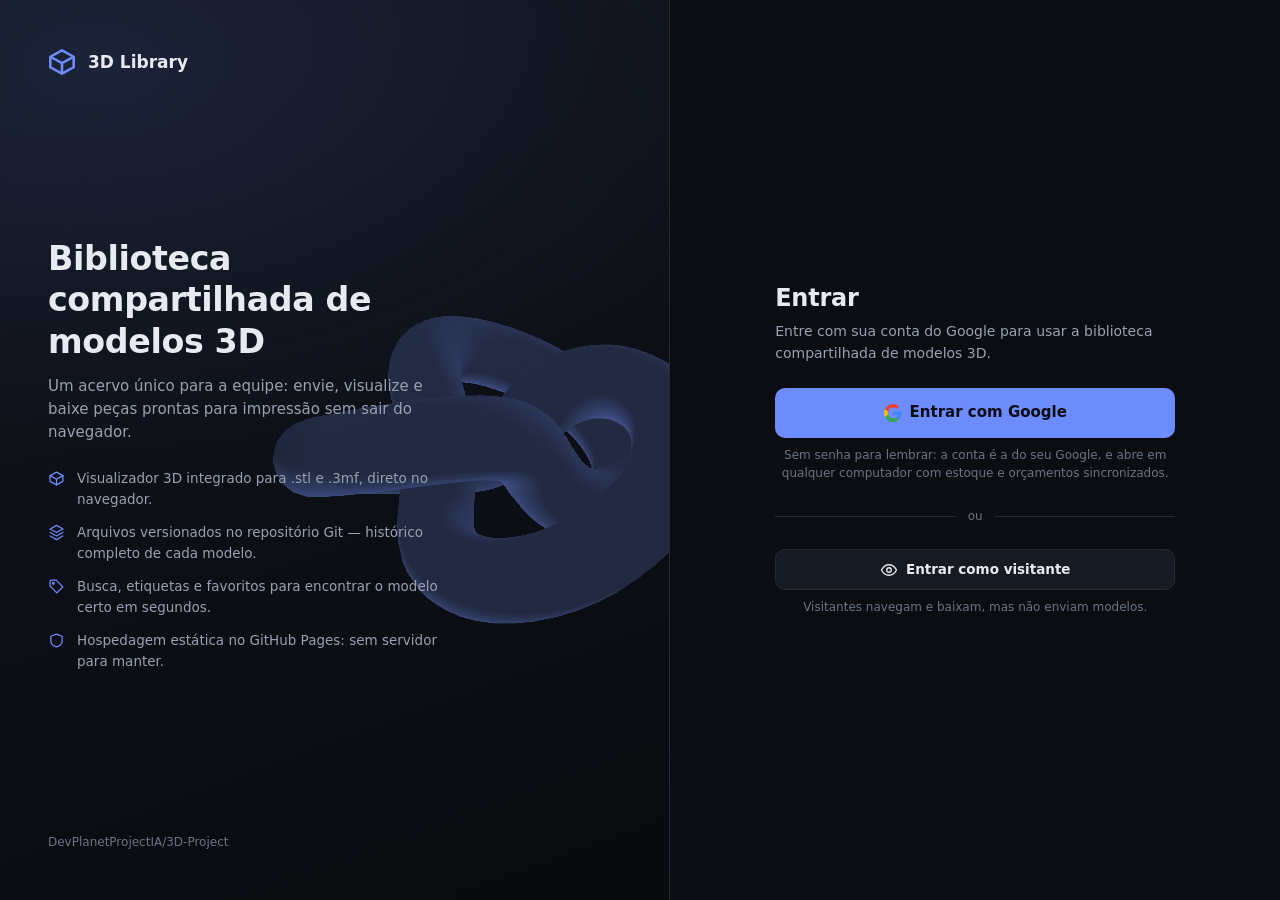
<file: index.html>
<!DOCTYPE html>
<html lang="pt-BR" data-theme="dark">
<head>
<meta charset="utf-8">
<meta name="viewport" content="width=device-width, initial-scale=1, viewport-fit=cover">
<title>3D Library — Biblioteca compartilhada de modelos</title>
<meta name="description" content="Biblioteca compartilhada de modelos 3D (.stl / .3mf) com visualizador integrado.">
<meta name="color-scheme" content="dark light">
<link rel="icon" href="data:image/svg+xml,%3Csvg xmlns='http://www.w3.org/2000/svg' viewBox='0 0 32 32'%3E%3Cpath d='M16 2 29 9.5v13L16 30 3 22.5v-13z' fill='none' stroke='%236d8cff' stroke-width='2.5' stroke-linejoin='round'/%3E%3Cpath d='M3 9.5 16 17l13-7.5M16 17v13' fill='none' stroke='%236d8cff' stroke-width='2.5' stroke-linejoin='round'/%3E%3C/svg%3E">
<link rel="stylesheet" href="./assets/css/styles.css">
<link rel="stylesheet" href="./assets/css/print.css">
</head>
<body>
<div id="boot" class="boot">
  <div class="boot__mark" aria-hidden="true">
    <svg viewBox="0 0 32 32"><path d="M16 2 29 9.5v13L16 30 3 22.5v-13z"/><path d="M3 9.5 16 17l13-7.5M16 17v13"/></svg>
  </div>
  <p class="boot__text">Carregando biblioteca…</p>
  <noscript><p class="boot__text">Este aplicativo requer JavaScript habilitado.</p></noscript>
</div>

<div id="app" hidden></div>

<div id="toasts" class="toasts" role="status" aria-live="polite"></div>
<div id="modal-root"></div>

<script type="module" src="./assets/js/app.js"></script>
<script nomodule>
  document.getElementById('boot').innerHTML =
    '<p class="boot__text">Seu navegador não suporta módulos JavaScript. Atualize para uma versão recente do Chrome, Firefox, Edge ou Safari.</p>';
</script>
</body>
</html>
</file>
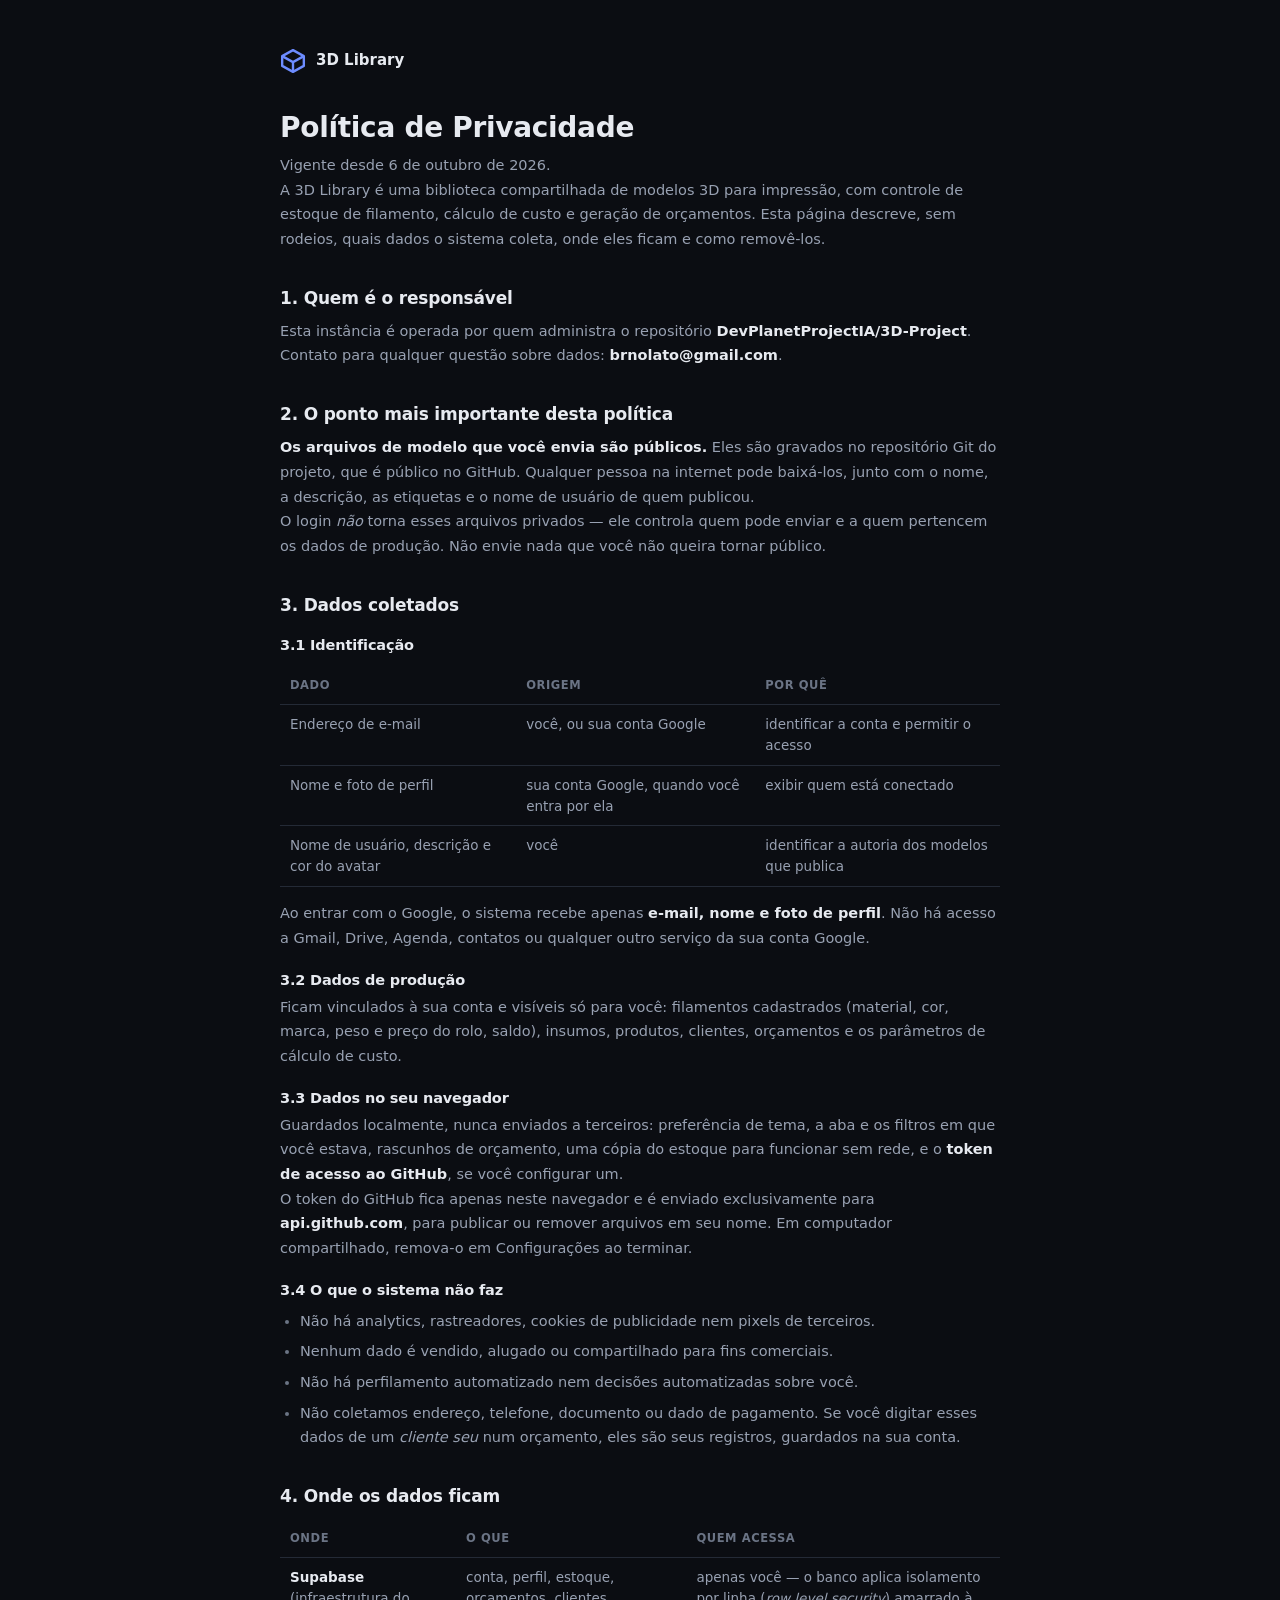
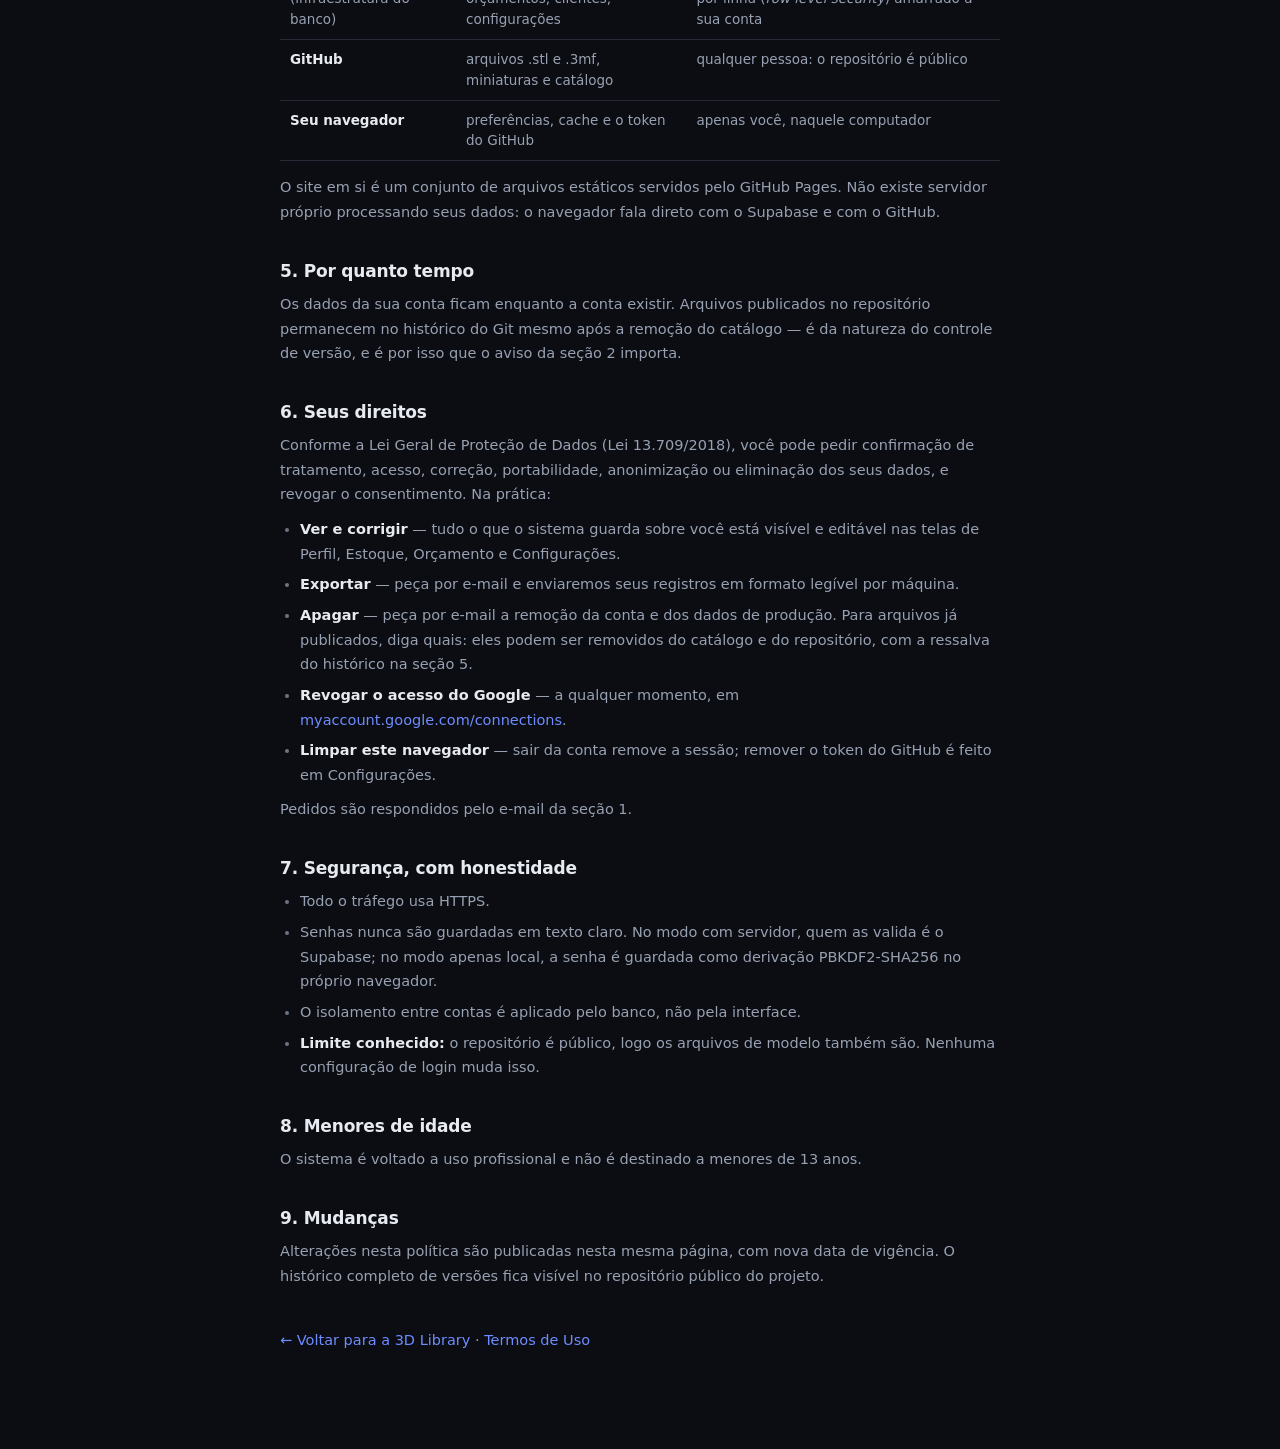
<file: privacidade.html>
<!DOCTYPE html>
<html lang="pt-BR" data-theme="dark">
<head>
<meta charset="utf-8">
<meta name="viewport" content="width=device-width, initial-scale=1">
<title>Política de Privacidade — 3D Library</title>
<meta name="description" content="Quais dados a 3D Library coleta, onde eles ficam e como removê-los.">
<meta name="color-scheme" content="dark light">
<link rel="icon" href="data:image/svg+xml,%3Csvg xmlns='http://www.w3.org/2000/svg' viewBox='0 0 32 32'%3E%3Cpath d='M16 2 29 9.5v13L16 30 3 22.5v-13z' fill='none' stroke='%236d8cff' stroke-width='2.5' stroke-linejoin='round'/%3E%3Cpath d='M3 9.5 16 17l13-7.5M16 17v13' fill='none' stroke='%236d8cff' stroke-width='2.5' stroke-linejoin='round'/%3E%3C/svg%3E">
<link rel="stylesheet" href="./assets/css/styles.css">
<style>
  .doc { max-width: 760px; margin: 0 auto; padding: 48px 20px 96px; }
  .doc h1 { font-size: 28px; margin-bottom: 8px; }
  .doc h2 { font-size: 17px; margin: 36px 0 10px; }
  .doc h3 { font-size: 14.5px; margin: 20px 0 6px; }
  .doc p, .doc li { color: var(--text-muted); font-size: 14.5px; line-height: 1.7; }
  .doc ul { margin: 10px 0; padding-left: 20px; list-style: disc; }
  .doc li { margin-bottom: 6px; }
  .doc li::marker { color: var(--text-faint); }
  .doc strong { color: var(--text); }
  .doc table { width: 100%; border-collapse: collapse; margin: 14px 0; font-size: 13.5px; }
  .doc th, .doc td { text-align: left; padding: 9px 10px; border-bottom: 1px solid var(--border); vertical-align: top; }
  .doc th { color: var(--text-faint); font-size: 11.5px; text-transform: uppercase; letter-spacing: .05em; }
  .doc td { color: var(--text-muted); }
  .doc__head { display: flex; align-items: center; gap: 10px; margin-bottom: 36px; }
  .doc__head svg { width: 26px; height: 26px; fill: none; stroke: var(--accent); stroke-width: 2.2; stroke-linejoin: round; }
  .doc__head a { color: var(--text); font-weight: 700; font-size: 15px; text-decoration: none; }
  .doc__date { color: var(--text-faint); font-size: 13px; }
</style>
</head>
<body>
<main class="doc">
  <div class="doc__head">
    <svg viewBox="0 0 24 24" aria-hidden="true"><path d="M12 2 22 7.5v9L12 22 2 16.5v-9z"/><path d="M2 7.5 12 13l10-5.5M12 13v9"/></svg>
    <a href="./">3D Library</a>
  </div>

  <h1>Política de Privacidade</h1>
  <p class="doc__date">Vigente desde 6 de outubro de 2026.</p>

  <p>A 3D Library é uma biblioteca compartilhada de modelos 3D para impressão, com
  controle de estoque de filamento, cálculo de custo e geração de orçamentos. Esta
  página descreve, sem rodeios, quais dados o sistema coleta, onde eles ficam e como
  removê-los.</p>

  <h2>1. Quem é o responsável</h2>
  <p>Esta instância é operada por quem administra o repositório
  <strong>DevPlanetProjectIA/3D-Project</strong>. Contato para qualquer questão sobre
  dados: <strong>brnolato@gmail.com</strong>.</p>

  <h2>2. O ponto mais importante desta política</h2>
  <p><strong>Os arquivos de modelo que você envia são públicos.</strong> Eles são
  gravados no repositório Git do projeto, que é público no GitHub. Qualquer pessoa na
  internet pode baixá-los, junto com o nome, a descrição, as etiquetas e o nome de
  usuário de quem publicou.</p>
  <p>O login <em>não</em> torna esses arquivos privados — ele controla quem pode
  enviar e a quem pertencem os dados de produção. Não envie nada que você não queira
  tornar público.</p>

  <h2>3. Dados coletados</h2>

  <h3>3.1 Identificação</h3>
  <table>
    <tr><th>Dado</th><th>Origem</th><th>Por quê</th></tr>
    <tr><td>Endereço de e-mail</td><td>você, ou sua conta Google</td><td>identificar a conta e permitir o acesso</td></tr>
    <tr><td>Nome e foto de perfil</td><td>sua conta Google, quando você entra por ela</td><td>exibir quem está conectado</td></tr>
    <tr><td>Nome de usuário, descrição e cor do avatar</td><td>você</td><td>identificar a autoria dos modelos que publica</td></tr>
  </table>
  <p>Ao entrar com o Google, o sistema recebe apenas <strong>e-mail, nome e foto de
  perfil</strong>. Não há acesso a Gmail, Drive, Agenda, contatos ou qualquer outro
  serviço da sua conta Google.</p>

  <h3>3.2 Dados de produção</h3>
  <p>Ficam vinculados à sua conta e visíveis só para você: filamentos cadastrados
  (material, cor, marca, peso e preço do rolo, saldo), insumos, produtos, clientes,
  orçamentos e os parâmetros de cálculo de custo.</p>

  <h3>3.3 Dados no seu navegador</h3>
  <p>Guardados localmente, nunca enviados a terceiros: preferência de tema, a aba e
  os filtros em que você estava, rascunhos de orçamento, uma cópia do estoque para
  funcionar sem rede, e o <strong>token de acesso ao GitHub</strong>, se você
  configurar um.</p>
  <p>O token do GitHub fica apenas neste navegador e é enviado exclusivamente para
  <strong>api.github.com</strong>, para publicar ou remover arquivos em seu nome. Em
  computador compartilhado, remova-o em Configurações ao terminar.</p>

  <h3>3.4 O que o sistema não faz</h3>
  <ul>
    <li>Não há analytics, rastreadores, cookies de publicidade nem pixels de terceiros.</li>
    <li>Nenhum dado é vendido, alugado ou compartilhado para fins comerciais.</li>
    <li>Não há perfilamento automatizado nem decisões automatizadas sobre você.</li>
    <li>Não coletamos endereço, telefone, documento ou dado de pagamento. Se você
      digitar esses dados de um <em>cliente seu</em> num orçamento, eles são seus
      registros, guardados na sua conta.</li>
  </ul>

  <h2>4. Onde os dados ficam</h2>
  <table>
    <tr><th>Onde</th><th>O que</th><th>Quem acessa</th></tr>
    <tr><td><strong>Supabase</strong> (infraestrutura do banco)</td><td>conta, perfil, estoque, orçamentos, clientes, configurações</td><td>apenas você — o banco aplica isolamento por linha (<em>row level security</em>) amarrado à sua conta</td></tr>
    <tr><td><strong>GitHub</strong></td><td>arquivos .stl e .3mf, miniaturas e catálogo</td><td>qualquer pessoa: o repositório é público</td></tr>
    <tr><td><strong>Seu navegador</strong></td><td>preferências, cache e o token do GitHub</td><td>apenas você, naquele computador</td></tr>
  </table>
  <p>O site em si é um conjunto de arquivos estáticos servidos pelo GitHub Pages. Não
  existe servidor próprio processando seus dados: o navegador fala direto com o
  Supabase e com o GitHub.</p>

  <h2>5. Por quanto tempo</h2>
  <p>Os dados da sua conta ficam enquanto a conta existir. Arquivos publicados no
  repositório permanecem no histórico do Git mesmo após a remoção do catálogo —
  é da natureza do controle de versão, e é por isso que o aviso da seção 2 importa.</p>

  <h2>6. Seus direitos</h2>
  <p>Conforme a Lei Geral de Proteção de Dados (Lei 13.709/2018), você pode pedir
  confirmação de tratamento, acesso, correção, portabilidade, anonimização ou
  eliminação dos seus dados, e revogar o consentimento. Na prática:</p>
  <ul>
    <li><strong>Ver e corrigir</strong> — tudo o que o sistema guarda sobre você está
      visível e editável nas telas de Perfil, Estoque, Orçamento e Configurações.</li>
    <li><strong>Exportar</strong> — peça por e-mail e enviaremos seus registros em
      formato legível por máquina.</li>
    <li><strong>Apagar</strong> — peça por e-mail a remoção da conta e dos dados de
      produção. Para arquivos já publicados, diga quais: eles podem ser removidos do
      catálogo e do repositório, com a ressalva do histórico na seção 5.</li>
    <li><strong>Revogar o acesso do Google</strong> — a qualquer momento, em
      <a href="https://myaccount.google.com/connections" target="_blank" rel="noopener">myaccount.google.com/connections</a>.</li>
    <li><strong>Limpar este navegador</strong> — sair da conta remove a sessão; remover
      o token do GitHub é feito em Configurações.</li>
  </ul>
  <p>Pedidos são respondidos pelo e-mail da seção 1.</p>

  <h2>7. Segurança, com honestidade</h2>
  <ul>
    <li>Todo o tráfego usa HTTPS.</li>
    <li>Senhas nunca são guardadas em texto claro. No modo com servidor, quem as
      valida é o Supabase; no modo apenas local, a senha é guardada como derivação
      PBKDF2-SHA256 no próprio navegador.</li>
    <li>O isolamento entre contas é aplicado pelo banco, não pela interface.</li>
    <li><strong>Limite conhecido:</strong> o repositório é público, logo os arquivos de
      modelo também são. Nenhuma configuração de login muda isso.</li>
  </ul>

  <h2>8. Menores de idade</h2>
  <p>O sistema é voltado a uso profissional e não é destinado a menores de 13 anos.</p>

  <h2>9. Mudanças</h2>
  <p>Alterações nesta política são publicadas nesta mesma página, com nova data de
  vigência. O histórico completo de versões fica visível no repositório público do
  projeto.</p>

  <p style="margin-top:40px"><a href="./">← Voltar para a 3D Library</a> ·
    <a href="./termos.html">Termos de Uso</a></p>
</main>
</body>
</html>
</file>
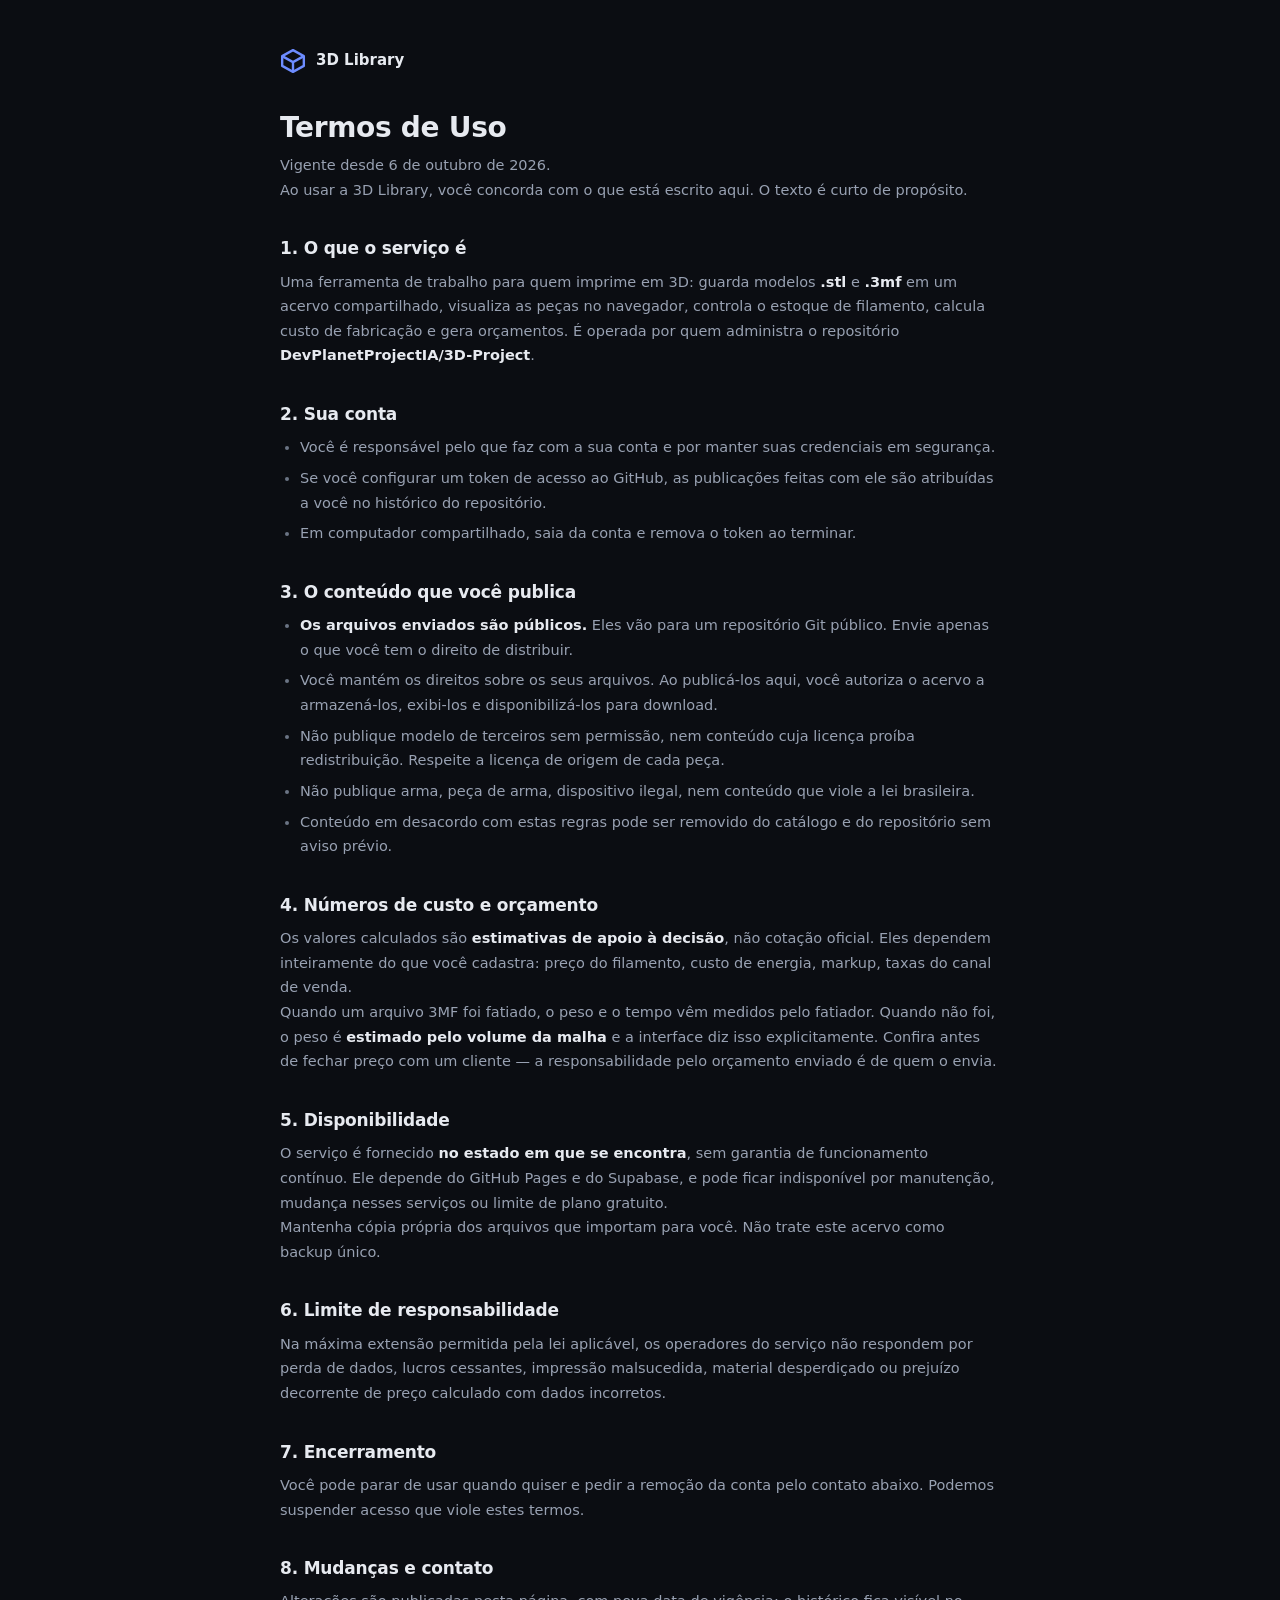
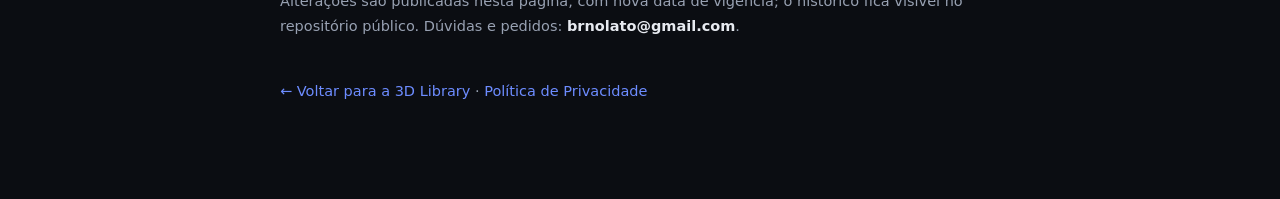
<file: termos.html>
<!DOCTYPE html>
<html lang="pt-BR" data-theme="dark">
<head>
<meta charset="utf-8">
<meta name="viewport" content="width=device-width, initial-scale=1">
<title>Termos de Uso — 3D Library</title>
<meta name="description" content="Condições de uso da 3D Library.">
<meta name="color-scheme" content="dark light">
<link rel="icon" href="data:image/svg+xml,%3Csvg xmlns='http://www.w3.org/2000/svg' viewBox='0 0 32 32'%3E%3Cpath d='M16 2 29 9.5v13L16 30 3 22.5v-13z' fill='none' stroke='%236d8cff' stroke-width='2.5' stroke-linejoin='round'/%3E%3Cpath d='M3 9.5 16 17l13-7.5M16 17v13' fill='none' stroke='%236d8cff' stroke-width='2.5' stroke-linejoin='round'/%3E%3C/svg%3E">
<link rel="stylesheet" href="./assets/css/styles.css">
<style>
  .doc { max-width: 760px; margin: 0 auto; padding: 48px 20px 96px; }
  .doc h1 { font-size: 28px; margin-bottom: 8px; }
  .doc h2 { font-size: 17px; margin: 36px 0 10px; }
  .doc h3 { font-size: 14.5px; margin: 20px 0 6px; }
  .doc p, .doc li { color: var(--text-muted); font-size: 14.5px; line-height: 1.7; }
  .doc ul { margin: 10px 0; padding-left: 20px; list-style: disc; }
  .doc li { margin-bottom: 6px; }
  .doc li::marker { color: var(--text-faint); }
  .doc strong { color: var(--text); }
  .doc table { width: 100%; border-collapse: collapse; margin: 14px 0; font-size: 13.5px; }
  .doc th, .doc td { text-align: left; padding: 9px 10px; border-bottom: 1px solid var(--border); vertical-align: top; }
  .doc th { color: var(--text-faint); font-size: 11.5px; text-transform: uppercase; letter-spacing: .05em; }
  .doc td { color: var(--text-muted); }
  .doc__head { display: flex; align-items: center; gap: 10px; margin-bottom: 36px; }
  .doc__head svg { width: 26px; height: 26px; fill: none; stroke: var(--accent); stroke-width: 2.2; stroke-linejoin: round; }
  .doc__head a { color: var(--text); font-weight: 700; font-size: 15px; text-decoration: none; }
  .doc__date { color: var(--text-faint); font-size: 13px; }
</style>
</head>
<body>
<main class="doc">
  <div class="doc__head">
    <svg viewBox="0 0 24 24" aria-hidden="true"><path d="M12 2 22 7.5v9L12 22 2 16.5v-9z"/><path d="M2 7.5 12 13l10-5.5M12 13v9"/></svg>
    <a href="./">3D Library</a>
  </div>

  <h1>Termos de Uso</h1>
  <p class="doc__date">Vigente desde 6 de outubro de 2026.</p>

  <p>Ao usar a 3D Library, você concorda com o que está escrito aqui. O texto é curto
  de propósito.</p>

  <h2>1. O que o serviço é</h2>
  <p>Uma ferramenta de trabalho para quem imprime em 3D: guarda modelos
  <strong>.stl</strong> e <strong>.3mf</strong> em um acervo compartilhado, visualiza
  as peças no navegador, controla o estoque de filamento, calcula custo de fabricação
  e gera orçamentos. É operada por quem administra o repositório
  <strong>DevPlanetProjectIA/3D-Project</strong>.</p>

  <h2>2. Sua conta</h2>
  <ul>
    <li>Você é responsável pelo que faz com a sua conta e por manter suas credenciais
      em segurança.</li>
    <li>Se você configurar um token de acesso ao GitHub, as publicações feitas com ele
      são atribuídas a você no histórico do repositório.</li>
    <li>Em computador compartilhado, saia da conta e remova o token ao terminar.</li>
  </ul>

  <h2>3. O conteúdo que você publica</h2>
  <ul>
    <li><strong>Os arquivos enviados são públicos.</strong> Eles vão para um
      repositório Git público. Envie apenas o que você tem o direito de distribuir.</li>
    <li>Você mantém os direitos sobre os seus arquivos. Ao publicá-los aqui, você
      autoriza o acervo a armazená-los, exibi-los e disponibilizá-los para download.</li>
    <li>Não publique modelo de terceiros sem permissão, nem conteúdo cuja licença
      proíba redistribuição. Respeite a licença de origem de cada peça.</li>
    <li>Não publique arma, peça de arma, dispositivo ilegal, nem conteúdo que viole a
      lei brasileira.</li>
    <li>Conteúdo em desacordo com estas regras pode ser removido do catálogo e do
      repositório sem aviso prévio.</li>
  </ul>

  <h2>4. Números de custo e orçamento</h2>
  <p>Os valores calculados são <strong>estimativas de apoio à decisão</strong>, não
  cotação oficial. Eles dependem inteiramente do que você cadastra: preço do filamento,
  custo de energia, markup, taxas do canal de venda.</p>
  <p>Quando um arquivo 3MF foi fatiado, o peso e o tempo vêm medidos pelo fatiador.
  Quando não foi, o peso é <strong>estimado pelo volume da malha</strong> e a interface
  diz isso explicitamente. Confira antes de fechar preço com um cliente — a
  responsabilidade pelo orçamento enviado é de quem o envia.</p>

  <h2>5. Disponibilidade</h2>
  <p>O serviço é fornecido <strong>no estado em que se encontra</strong>, sem garantia
  de funcionamento contínuo. Ele depende do GitHub Pages e do Supabase, e pode ficar
  indisponível por manutenção, mudança nesses serviços ou limite de plano gratuito.</p>
  <p>Mantenha cópia própria dos arquivos que importam para você. Não trate este acervo
  como backup único.</p>

  <h2>6. Limite de responsabilidade</h2>
  <p>Na máxima extensão permitida pela lei aplicável, os operadores do serviço não
  respondem por perda de dados, lucros cessantes, impressão malsucedida, material
  desperdiçado ou prejuízo decorrente de preço calculado com dados incorretos.</p>

  <h2>7. Encerramento</h2>
  <p>Você pode parar de usar quando quiser e pedir a remoção da conta pelo contato
  abaixo. Podemos suspender acesso que viole estes termos.</p>

  <h2>8. Mudanças e contato</h2>
  <p>Alterações são publicadas nesta página, com nova data de vigência; o histórico
  fica visível no repositório público. Dúvidas e pedidos:
  <strong>brnolato@gmail.com</strong>.</p>

  <p style="margin-top:40px"><a href="./">← Voltar para a 3D Library</a> ·
    <a href="./privacidade.html">Política de Privacidade</a></p>
</main>
</body>
</html>
</file>
<file: assets/css/styles.css>
/* =========================================================================
   3D Library — folha de estilo única
   ========================================================================= */

/* ---------- Tokens ---------- */
:root {
  --font-sans: ui-sans-serif, system-ui, -apple-system, "Segoe UI", Roboto, "Helvetica Neue", Arial, sans-serif;
  --font-mono: ui-monospace, "SF Mono", "Cascadia Mono", Menlo, Consolas, monospace;

  --radius-sm: 6px;
  --radius: 10px;
  --radius-lg: 16px;
  --radius-pill: 999px;

  --space-1: 4px;  --space-2: 8px;  --space-3: 12px; --space-4: 16px;
  --space-5: 24px; --space-6: 32px; --space-7: 48px; --space-8: 64px;

  --ease: cubic-bezier(.4, 0, .2, 1);
  --dur: 160ms;

  --header-h: 60px;
  --sidebar-w: 236px;
  --content-max: 1480px;
}

html[data-theme="dark"] {
  --bg:            #0b0d12;
  --bg-elevated:   #11141b;
  --surface:       #161a23;
  --surface-hover: #1c212c;
  --surface-sunken:#0e1116;
  --border:        #242a36;
  --border-strong: #333b4b;

  --text:          #e7eaf0;
  --text-muted:    #98a1b2;
  --text-faint:    #6b7485;

  --accent:        #6d8cff;
  --accent-hover:  #829dff;
  --accent-soft:   #6d8cff1f;
  --accent-text:   #0b0d12;

  --success:       #46c88a;
  --success-soft:  #46c88a1f;
  --warning:       #e8b341;
  --warning-soft:  #e8b3411f;
  --danger:        #f26b6b;
  --danger-soft:   #f26b6b1f;

  --shadow-sm: 0 1px 2px #0006;
  --shadow:    0 4px 16px -4px #0009;
  --shadow-lg: 0 24px 60px -12px #000c;

  --viewer-bg-1: #11151e;
  --viewer-bg-2: #080a0e;
  --grid-line: #ffffff0a;
}

html[data-theme="light"] {
  --bg:            #f6f7f9;
  --bg-elevated:   #ffffff;
  --surface:       #ffffff;
  --surface-hover: #f1f3f7;
  --surface-sunken:#eceff4;
  --border:        #e1e5ec;
  --border-strong: #ccd2dd;

  --text:          #121620;
  --text-muted:    #5c6578;
  --text-faint:    #8b94a6;

  --accent:        #3558e0;
  --accent-hover:  #2b49c4;
  --accent-soft:   #3558e014;
  --accent-text:   #ffffff;

  --success:       #16885a;
  --success-soft:  #16885a14;
  --warning:       #a06a06;
  --warning-soft:  #a06a0614;
  --danger:        #c73b3b;
  --danger-soft:   #c73b3b14;

  --shadow-sm: 0 1px 2px #0f172a14;
  --shadow:    0 4px 16px -4px #0f172a1f;
  --shadow-lg: 0 24px 60px -12px #0f172a33;

  --viewer-bg-1: #eef1f6;
  --viewer-bg-2: #dfe4ec;
  --grid-line: #0000000d;
}

/* ---------- Reset ---------- */
*, *::before, *::after { box-sizing: border-box; }
* { margin: 0; }

/* O `[hidden]` do navegador é `display:none` sem especificidade de classe, então
   qualquer `.banner{display:flex}` ou `.toolbar{display:flex}` o derrota e o
   elemento continua visível. Esta regra devolve ao atributo a palavra final. */
[hidden] { display: none !important; }

html, body { height: 100%; }

body {
  font-family: var(--font-sans);
  font-size: 14px;
  line-height: 1.55;
  color: var(--text);
  background: var(--bg);
  -webkit-font-smoothing: antialiased;
  text-rendering: optimizeLegibility;
  overflow-wrap: break-word;
}

img, svg, canvas { display: block; max-width: 100%; }
button, input, select, textarea { font: inherit; color: inherit; }
a { color: var(--accent); text-decoration: none; }
a:hover { text-decoration: underline; }
h1, h2, h3, h4 { line-height: 1.25; font-weight: 650; letter-spacing: -.011em; }
ul, ol { padding: 0; list-style: none; }

:focus-visible {
  outline: 2px solid var(--accent);
  outline-offset: 2px;
  border-radius: var(--radius-sm);
}

::selection { background: var(--accent-soft); }

.sr-only {
  position: absolute; width: 1px; height: 1px; padding: 0;
  overflow: hidden; clip: rect(0 0 0 0); white-space: nowrap; border: 0;
}

/* ---------- Boot splash ---------- */
.boot {
  position: fixed; inset: 0; z-index: 100;
  display: grid; place-content: center; justify-items: center; gap: var(--space-4);
  background: var(--bg);
}
.boot__mark svg {
  width: 48px; height: 48px; fill: none;
  stroke: var(--accent); stroke-width: 2.2; stroke-linejoin: round;
  animation: boot-pulse 1.4s var(--ease) infinite;
}
.boot__text { color: var(--text-muted); font-size: 13px; }
@keyframes boot-pulse { 0%,100% { opacity: .35; transform: scale(.96); } 50% { opacity: 1; transform: scale(1); } }

/* =========================================================================
   Auth (login / cadastro)
   ========================================================================= */
.auth {
  min-height: 100vh;
  min-height: 100dvh;
  display: grid;
  grid-template-columns: 1fr;
}
@media (min-width: 900px) { .auth { grid-template-columns: 1.1fr 1fr; } }

.auth__aside {
  display: none;
  position: relative;
  overflow: hidden;
  padding: var(--space-7);
  background:
    radial-gradient(1100px 620px at 15% 8%, var(--accent-soft), transparent 62%),
    linear-gradient(160deg, var(--viewer-bg-1), var(--viewer-bg-2));
  border-right: 1px solid var(--border);
}
@media (min-width: 900px) { .auth__aside { display: flex; flex-direction: column; justify-content: space-between; } }

/* A ilustração é plano de fundo: recuada para a direita e atenuada, para não
   competir com o texto nem reduzir seu contraste. */
.auth__aside canvas {
  position: absolute; top: 0; bottom: 0; right: -14%; left: 22%;
  width: auto; height: 100%;
  opacity: .5;
  mask-image: radial-gradient(70% 70% at 55% 50%, #000 42%, transparent 100%);
}
.auth__aside > * { position: relative; z-index: 1; }

.auth__brand { display: flex; align-items: center; gap: var(--space-3); font-size: 17px; font-weight: 700; }
.auth__brand svg { width: 28px; height: 28px; fill: none; stroke: var(--accent); stroke-width: 2.2; stroke-linejoin: round; }

.auth__pitch { max-width: 44ch; }
.auth__pitch h2 { font-size: clamp(24px, 2.6vw, 34px); margin-bottom: var(--space-3); }
.auth__pitch p { color: var(--text-muted); font-size: 15px; }
.auth__features { display: grid; gap: var(--space-3); margin-top: var(--space-5); }
.auth__features li { display: flex; gap: var(--space-3); align-items: flex-start; color: var(--text-muted); font-size: 13.5px; }
.auth__features .ico { color: var(--accent); flex: none; margin-top: 2px; }

.auth__main {
  display: grid; place-items: center;
  padding: var(--space-5);
  background: var(--bg);
}
.auth__card { width: 100%; max-width: 400px; }
.auth__card > header { margin-bottom: var(--space-5); }
.auth__card h1 { font-size: 24px; margin-bottom: var(--space-2); }
.auth__card header p { color: var(--text-muted); }

.auth__mobile-brand {
  display: flex; align-items: center; gap: var(--space-2);
  margin-bottom: var(--space-6); font-weight: 700; font-size: 16px;
}
.auth__mobile-brand svg { width: 24px; height: 24px; fill: none; stroke: var(--accent); stroke-width: 2.2; stroke-linejoin: round; }
@media (min-width: 900px) { .auth__mobile-brand { display: none; } }

.auth__switch { margin-top: var(--space-5); text-align: center; color: var(--text-muted); font-size: 13px; }
.auth__divider {
  display: flex; align-items: center; gap: var(--space-3);
  margin: var(--space-5) 0; color: var(--text-faint); font-size: 12px;
}
.auth__divider::before, .auth__divider::after {
  content: ''; flex: 1; height: 1px; background: var(--border);
}

/* ---------- Form ---------- */
.form { display: grid; gap: var(--space-4); }
.field { display: grid; gap: var(--space-2); }
.field > label { font-size: 12.5px; font-weight: 600; color: var(--text-muted); }
.field__hint { font-size: 12px; color: var(--text-faint); }
.field__error { font-size: 12px; color: var(--danger); }
.field--invalid .input, .field--invalid .select, .field--invalid .textarea { border-color: var(--danger); }

.input, .select, .textarea {
  width: 100%;
  padding: 10px 12px;
  background: var(--surface-sunken);
  border: 1px solid var(--border);
  border-radius: var(--radius);
  color: var(--text);
  transition: border-color var(--dur) var(--ease), background var(--dur) var(--ease);
}
.input::placeholder, .textarea::placeholder { color: var(--text-faint); }
.input:hover, .select:hover, .textarea:hover { border-color: var(--border-strong); }
.input:focus, .select:focus, .textarea:focus {
  outline: none; border-color: var(--accent);
  background: var(--bg-elevated);
  box-shadow: 0 0 0 3px var(--accent-soft);
}
.textarea { resize: vertical; min-height: 88px; line-height: 1.5; }
.select { appearance: none; padding-right: 34px;
  background-image: linear-gradient(45deg, transparent 50%, var(--text-muted) 50%), linear-gradient(135deg, var(--text-muted) 50%, transparent 50%);
  background-position: calc(100% - 17px) 50%, calc(100% - 12px) 50%;
  background-size: 5px 5px, 5px 5px; background-repeat: no-repeat;
}

.input-group { position: relative; display: flex; }
.input-group .input { padding-right: 42px; }
.input-group__btn {
  position: absolute; right: 4px; top: 50%; transform: translateY(-50%);
  display: grid; place-items: center; width: 32px; height: 32px;
  background: none; border: 0; border-radius: var(--radius-sm);
  color: var(--text-faint); cursor: pointer;
}
.input-group__btn:hover { color: var(--text); background: var(--surface-hover); }

.meter { display: grid; gap: 5px; }
.meter__track { display: flex; gap: 3px; }
.meter__seg { flex: 1; height: 3px; border-radius: 2px; background: var(--border); transition: background var(--dur) var(--ease); }
.meter__seg.is-on { background: var(--level, var(--accent)); }
.meter__label { font-size: 11.5px; color: var(--text-faint); }

.check { display: flex; gap: var(--space-3); align-items: flex-start; cursor: pointer; font-size: 13px; color: var(--text-muted); }
.check input { flex: none; width: 16px; height: 16px; margin-top: 2px; accent-color: var(--accent); cursor: pointer; }

/* ---------- Buttons ---------- */
.btn {
  --btn-bg: var(--surface);
  --btn-fg: var(--text);
  --btn-bd: var(--border);
  display: inline-flex; align-items: center; justify-content: center; gap: var(--space-2);
  padding: 9px 15px; min-height: 38px;
  font-size: 13.5px; font-weight: 600; white-space: nowrap;
  color: var(--btn-fg); background: var(--btn-bg);
  border: 1px solid var(--btn-bd); border-radius: var(--radius);
  cursor: pointer; text-decoration: none;
  transition: background var(--dur) var(--ease), border-color var(--dur) var(--ease), transform var(--dur) var(--ease), opacity var(--dur) var(--ease);
}
.btn:hover { text-decoration: none; background: var(--surface-hover); }
.btn:active { transform: translateY(1px); }
.btn[disabled], .btn[aria-disabled="true"] { opacity: .5; pointer-events: none; }

.btn--primary { --btn-bg: var(--accent); --btn-fg: var(--accent-text); --btn-bd: transparent; }
.btn--primary:hover { background: var(--accent-hover); }
.btn--ghost { --btn-bg: transparent; --btn-bd: transparent; --btn-fg: var(--text-muted); }
.btn--ghost:hover { --btn-fg: var(--text); }
.btn--danger { --btn-bg: var(--danger-soft); --btn-fg: var(--danger); --btn-bd: transparent; }
.btn--danger:hover { background: var(--danger-soft); --btn-fg: var(--danger); }
.btn--block { width: 100%; }
.btn--sm { padding: 5px 10px; min-height: 30px; font-size: 12.5px; }
.btn--icon { padding: 0; width: 36px; min-height: 36px; }
.btn--lg { padding: 12px 20px; min-height: 44px; font-size: 15px; }

.btn.is-loading { pointer-events: none; color: transparent; position: relative; }
.btn.is-loading::after {
  content: ''; position: absolute; width: 15px; height: 15px;
  border: 2px solid currentColor; border-top-color: transparent; border-radius: 50%;
  color: var(--btn-fg); animation: spin .7s linear infinite;
}
@keyframes spin { to { transform: rotate(360deg); } }

.btn-row { display: flex; flex-wrap: wrap; gap: var(--space-2); }

/* =========================================================================
   Shell da aplicação
   ========================================================================= */
.shell { min-height: 100vh; min-height: 100dvh; display: flex; flex-direction: column; }

.topbar {
  position: sticky; top: 0; z-index: 30;
  display: flex; align-items: center; gap: var(--space-3);
  height: var(--header-h); padding: 0 var(--space-4);
  background: color-mix(in srgb, var(--bg-elevated) 88%, transparent);
  backdrop-filter: blur(12px);
  border-bottom: 1px solid var(--border);
}
.topbar__brand { display: flex; align-items: center; gap: var(--space-2); font-weight: 700; font-size: 15px; color: var(--text); }
.topbar__brand:hover { text-decoration: none; }
.topbar__brand svg { width: 24px; height: 24px; flex: none; fill: none; stroke: var(--accent); stroke-width: 2.2; stroke-linejoin: round; }
.topbar__brand span { display: none; }
@media (min-width: 560px) { .topbar__brand span { display: inline; } }

.topbar__search { flex: 1; max-width: 520px; margin-inline: auto; position: relative; }
.topbar__search .ico {
  position: absolute; left: 11px; top: 50%; transform: translateY(-50%);
  color: var(--text-faint); pointer-events: none;
}
.topbar__search .input { padding-left: 34px; padding-right: 54px; }
.topbar__search kbd {
  position: absolute; right: 9px; top: 50%; transform: translateY(-50%);
  padding: 2px 6px; font-family: var(--font-mono); font-size: 10.5px;
  color: var(--text-faint); background: var(--surface); border: 1px solid var(--border);
  border-radius: var(--radius-sm); pointer-events: none;
}
@media (max-width: 700px) { .topbar__search kbd { display: none; } }

.topbar__actions { display: flex; align-items: center; gap: var(--space-2); margin-left: auto; }

.topbar__burger { display: grid; }
@media (min-width: 900px) { .topbar__burger { display: none; } }

.avatar {
  display: grid; place-items: center; flex: none;
  width: 32px; height: 32px; border-radius: 50%;
  font-size: 12.5px; font-weight: 700; color: #fff;
  background: var(--av, var(--accent));
  user-select: none;
}
.avatar--lg { width: 60px; height: 60px; font-size: 22px; }
.avatar--sm { width: 24px; height: 24px; font-size: 10.5px; }

/* ---------- Menu ---------- */
.menu-wrap { position: relative; }
.menu {
  position: absolute; right: 0; top: calc(100% + 8px); z-index: 40;
  min-width: 226px; padding: var(--space-2);
  background: var(--bg-elevated); border: 1px solid var(--border);
  border-radius: var(--radius); box-shadow: var(--shadow-lg);
  animation: menu-in var(--dur) var(--ease);
}
@keyframes menu-in { from { opacity: 0; transform: translateY(-4px); } }
.menu__head { padding: var(--space-2) var(--space-3) var(--space-3); border-bottom: 1px solid var(--border); margin-bottom: var(--space-2); }
.menu__head strong { display: block; font-size: 13.5px; }
.menu__head small { color: var(--text-faint); font-size: 12px; }
.menu__item {
  display: flex; align-items: center; gap: var(--space-3); width: 100%;
  padding: 8px var(--space-3); border: 0; border-radius: var(--radius-sm);
  background: none; color: var(--text); font-size: 13.5px; text-align: left; cursor: pointer;
}
.menu__item:hover { background: var(--surface-hover); text-decoration: none; }
.menu__item .ico { color: var(--text-faint); flex: none; }
.menu__item--danger { color: var(--danger); }
.menu__item--danger .ico { color: var(--danger); }
.menu__sep { height: 1px; margin: var(--space-2) 0; background: var(--border); }

/* ---------- Layout corpo ---------- */
.body { flex: 1; display: flex; width: 100%; max-width: var(--content-max); margin-inline: auto; }

.sidebar {
  flex: none; width: var(--sidebar-w);
  padding: var(--space-5) var(--space-3);
  border-right: 1px solid var(--border);
}
@media (max-width: 899px) {
  .sidebar {
    position: fixed; inset: var(--header-h) auto 0 0; z-index: 35;
    width: 272px; background: var(--bg-elevated);
    transform: translateX(-100%); transition: transform var(--dur) var(--ease);
    overflow-y: auto; box-shadow: var(--shadow-lg);
  }
  .sidebar.is-open { transform: none; }
  .scrim { position: fixed; inset: var(--header-h) 0 0; z-index: 34; background: #0009; }
}
@media (min-width: 900px) { .scrim { display: none; } }

.nav { display: grid; gap: 2px; }
.nav__label {
  padding: var(--space-4) var(--space-3) var(--space-2);
  font-size: 11px; font-weight: 700; letter-spacing: .07em; text-transform: uppercase;
  color: var(--text-faint);
}
.nav__item {
  display: flex; align-items: center; gap: var(--space-3);
  padding: 8px var(--space-3); border-radius: var(--radius);
  color: var(--text-muted); font-size: 13.5px; font-weight: 500;
}
.nav__item:hover { background: var(--surface-hover); color: var(--text); text-decoration: none; }
.nav__item.is-active { background: var(--accent-soft); color: var(--accent); font-weight: 650; }
.nav__item .ico { flex: none; }
.nav__item .count { margin-left: auto; font-size: 11.5px; color: var(--text-faint); font-variant-numeric: tabular-nums; }

.tag-cloud { display: flex; flex-wrap: wrap; gap: 5px; padding: 0 var(--space-3); }

.main { flex: 1; min-width: 0; padding: var(--space-5) var(--space-4) var(--space-8); }

/* ---------- Page header ---------- */
.page-head {
  display: flex; flex-wrap: wrap; align-items: flex-end; gap: var(--space-4);
  margin-bottom: var(--space-5);
}
.page-head__text { flex: 1; min-width: 220px; }
.page-head h1 { font-size: 22px; }
.page-head p { color: var(--text-muted); font-size: 13.5px; margin-top: 3px; }

.toolbar { display: flex; flex-wrap: wrap; gap: var(--space-2); align-items: center; margin-bottom: var(--space-4); }
.toolbar__spacer { flex: 1; }

.chip {
  display: inline-flex; align-items: center; gap: 5px;
  padding: 3px 9px; border-radius: var(--radius-pill);
  background: var(--surface); border: 1px solid var(--border);
  color: var(--text-muted); font-size: 11.5px; font-weight: 600;
  cursor: pointer; text-decoration: none;
}
.chip:hover { background: var(--surface-hover); color: var(--text); text-decoration: none; }
.chip.is-active { background: var(--accent-soft); border-color: transparent; color: var(--accent); }
.chip--static { cursor: default; }
.chip--static:hover { background: var(--surface); color: var(--text-muted); }

.segmented { display: inline-flex; padding: 2px; background: var(--surface-sunken); border: 1px solid var(--border); border-radius: var(--radius); }
.segmented button {
  padding: 5px 11px; border: 0; border-radius: 7px; background: none;
  color: var(--text-muted); font-size: 12.5px; font-weight: 600; cursor: pointer;
}
.segmented button.is-active { background: var(--bg-elevated); color: var(--text); box-shadow: var(--shadow-sm); }

/* ---------- Grid de modelos ---------- */
.grid {
  display: grid; gap: var(--space-4);
  grid-template-columns: repeat(auto-fill, minmax(236px, 1fr));
}
.grid--list { grid-template-columns: 1fr; gap: var(--space-2); }

.card {
  display: flex; flex-direction: column; overflow: hidden;
  background: var(--surface); border: 1px solid var(--border);
  border-radius: var(--radius-lg); color: var(--text);
  transition: border-color var(--dur) var(--ease), transform var(--dur) var(--ease), box-shadow var(--dur) var(--ease);
}
.card:hover { text-decoration: none; border-color: var(--border-strong); transform: translateY(-2px); box-shadow: var(--shadow); }

.card__media {
  position: relative; aspect-ratio: 4 / 3;
  background: linear-gradient(160deg, var(--viewer-bg-1), var(--viewer-bg-2));
  display: grid; place-items: center; overflow: hidden;
}
.card__media img { width: 100%; height: 100%; object-fit: contain; }
.card__media .placeholder { color: var(--text-faint); opacity: .45; }
.card__badge {
  position: absolute; top: var(--space-2); left: var(--space-2);
  padding: 2px 7px; border-radius: var(--radius-sm);
  background: #000000a8; color: #fff; backdrop-filter: blur(4px);
  font-family: var(--font-mono); font-size: 10px; font-weight: 700; letter-spacing: .05em; text-transform: uppercase;
}
.card__fav {
  position: absolute; top: var(--space-2); right: var(--space-2);
  display: grid; place-items: center; width: 28px; height: 28px;
  border: 0; border-radius: 50%; background: #000000a8; backdrop-filter: blur(4px);
  color: #fff; cursor: pointer; opacity: 0; transition: opacity var(--dur) var(--ease);
}
.card:hover .card__fav, .card__fav.is-on { opacity: 1; }
.card__fav.is-on { color: var(--warning); }

.card__body { display: grid; gap: var(--space-2); padding: var(--space-3) var(--space-4) var(--space-4); }
.card__title { font-size: 14px; font-weight: 650; overflow: hidden; text-overflow: ellipsis; white-space: nowrap; }
.card__meta { display: flex; flex-wrap: wrap; gap: var(--space-1) var(--space-3); color: var(--text-faint); font-size: 11.5px; }
.card__meta span { display: inline-flex; align-items: center; gap: 4px; }
.card__tags { display: flex; flex-wrap: wrap; gap: 4px; }

.row {
  display: flex; align-items: center; gap: var(--space-4);
  padding: var(--space-3); background: var(--surface);
  border: 1px solid var(--border); border-radius: var(--radius); color: var(--text);
}
.row:hover { text-decoration: none; background: var(--surface-hover); }
.row__thumb {
  flex: none; width: 64px; height: 48px; border-radius: var(--radius-sm); overflow: hidden;
  background: linear-gradient(160deg, var(--viewer-bg-1), var(--viewer-bg-2));
  display: grid; place-items: center;
}
.row__thumb img { width: 100%; height: 100%; object-fit: contain; }
.row__main { flex: 1; min-width: 0; }
.row__title { font-weight: 650; overflow: hidden; text-overflow: ellipsis; white-space: nowrap; }
.row__sub { color: var(--text-faint); font-size: 12px; }

/* ---------- Estados ---------- */
.empty {
  display: grid; place-items: center; gap: var(--space-4);
  padding: var(--space-8) var(--space-4); text-align: center;
  border: 1px dashed var(--border); border-radius: var(--radius-lg);
}
.empty .ico { color: var(--text-faint); opacity: .5; }
.empty h3 { font-size: 16px; }
.empty p { color: var(--text-muted); max-width: 46ch; font-size: 13.5px; }

.skeleton { background: var(--surface); border: 1px solid var(--border); border-radius: var(--radius-lg); overflow: hidden; }
.skeleton__media { aspect-ratio: 4/3; background: var(--surface-hover); }
.skeleton__line { height: 11px; margin: var(--space-3) var(--space-4); border-radius: var(--radius-sm); background: var(--surface-hover); }
.skeleton__line:last-child { width: 55%; margin-bottom: var(--space-4); }
.skeleton { animation: pulse 1.5s var(--ease) infinite; }
@keyframes pulse { 50% { opacity: .55; } }

.banner {
  display: flex; gap: var(--space-3); align-items: flex-start;
  padding: var(--space-3) var(--space-4); margin-bottom: var(--space-4);
  border: 1px solid var(--border); border-radius: var(--radius);
  background: var(--surface); font-size: 13px; color: var(--text-muted);
}
.banner .ico { flex: none; margin-top: 2px; }
.banner strong { color: var(--text); }
.banner--warn { background: var(--warning-soft); border-color: transparent; }
.banner--warn .ico { color: var(--warning); }
.banner--info { background: var(--accent-soft); border-color: transparent; }
.banner--info .ico { color: var(--accent); }
.banner--danger { background: var(--danger-soft); border-color: transparent; }
.banner--danger .ico { color: var(--danger); }
.banner__actions { margin-left: auto; display: flex; gap: var(--space-2); flex: none; }

/* =========================================================================
   Detalhe do modelo
   ========================================================================= */
.detail { display: grid; gap: var(--space-5); }
@media (min-width: 1040px) { .detail { grid-template-columns: minmax(0, 1fr) 340px; align-items: start; } }

.viewer {
  position: relative; overflow: hidden;
  aspect-ratio: 4 / 3;
  background: linear-gradient(160deg, var(--viewer-bg-1), var(--viewer-bg-2));
  border: 1px solid var(--border); border-radius: var(--radius-lg);
}
.viewer--tall { aspect-ratio: auto; height: min(68vh, 680px); }
.viewer canvas { width: 100%; height: 100%; touch-action: none; cursor: grab; }
.viewer canvas:active { cursor: grabbing; }

.viewer__overlay {
  position: absolute; inset: 0; display: grid; place-items: center; gap: var(--space-3);
  background: #00000055; backdrop-filter: blur(2px); color: var(--text); font-size: 13px;
  text-align: center; padding: var(--space-4);
}
.viewer__bar {
  position: absolute; left: var(--space-3); bottom: var(--space-3);
  display: flex; flex-wrap: wrap; gap: var(--space-1); padding: var(--space-1);
  background: color-mix(in srgb, var(--bg-elevated) 82%, transparent);
  backdrop-filter: blur(10px);
  border: 1px solid var(--border); border-radius: var(--radius);
}
.viewer__bar button {
  display: grid; place-items: center; width: 30px; height: 30px;
  border: 0; border-radius: var(--radius-sm); background: none;
  color: var(--text-muted); cursor: pointer;
}
.viewer__bar button:hover { background: var(--surface-hover); color: var(--text); }
.viewer__bar button.is-active { background: var(--accent-soft); color: var(--accent); }
.viewer__stats {
  position: absolute; right: var(--space-3); top: var(--space-3);
  padding: 5px 9px; border-radius: var(--radius-sm);
  background: color-mix(in srgb, var(--bg-elevated) 82%, transparent);
  backdrop-filter: blur(10px); border: 1px solid var(--border);
  font-family: var(--font-mono); font-size: 10.5px; color: var(--text-muted);
  display: grid; gap: 1px; text-align: right;
}
.progress { width: min(260px, 70%); height: 4px; border-radius: 2px; background: var(--border); overflow: hidden; }
.progress > i { display: block; height: 100%; background: var(--accent); transition: width 120ms linear; }

.panel { background: var(--surface); border: 1px solid var(--border); border-radius: var(--radius-lg); overflow: hidden; }
.panel + .panel { margin-top: var(--space-4); }
.panel__head {
  display: flex; align-items: center; gap: var(--space-2);
  padding: var(--space-3) var(--space-4); border-bottom: 1px solid var(--border);
  font-size: 12px; font-weight: 700; letter-spacing: .05em; text-transform: uppercase; color: var(--text-faint);
}
.panel__body { padding: var(--space-4); display: grid; gap: var(--space-3); }

.dl { display: grid; gap: var(--space-3); }
.dl__row { display: flex; gap: var(--space-4); align-items: baseline; justify-content: space-between; font-size: 13px; }
.dl__row dt { color: var(--text-faint); flex: none; }
.dl__row dd { text-align: right; font-weight: 550; }
.mono { font-family: var(--font-mono); font-size: 12px; }

.prose { color: var(--text-muted); font-size: 13.5px; line-height: 1.65; white-space: pre-wrap; }

/* =========================================================================
   Upload
   ========================================================================= */
.upload { display: grid; gap: var(--space-5); max-width: 1100px; }
@media (min-width: 1000px) { .upload { grid-template-columns: minmax(0, 420px) minmax(0, 1fr); align-items: start; } }

.dropzone {
  display: grid; place-items: center; gap: var(--space-3);
  padding: var(--space-7) var(--space-4); text-align: center;
  border: 2px dashed var(--border-strong); border-radius: var(--radius-lg);
  background: var(--surface-sunken); cursor: pointer;
  transition: border-color var(--dur) var(--ease), background var(--dur) var(--ease);
}
.dropzone:hover, .dropzone.is-over { border-color: var(--accent); background: var(--accent-soft); }
.dropzone .ico { color: var(--text-faint); }
.dropzone strong { font-size: 14.5px; }
.dropzone small { color: var(--text-faint); }

.file-pill {
  display: flex; align-items: center; gap: var(--space-3);
  padding: var(--space-3); background: var(--surface);
  border: 1px solid var(--border); border-radius: var(--radius);
}
.file-pill__ico { display: grid; place-items: center; width: 36px; height: 36px; flex: none;
  border-radius: var(--radius-sm); background: var(--accent-soft); color: var(--accent); }
.file-pill__main { flex: 1; min-width: 0; }
.file-pill__main strong { display: block; font-size: 13px; overflow: hidden; text-overflow: ellipsis; white-space: nowrap; }
.file-pill__main small { color: var(--text-faint); font-size: 11.5px; }

.tag-input {
  display: flex; flex-wrap: wrap; gap: var(--space-2); align-items: center;
  padding: 7px 9px; min-height: 40px;
  background: var(--surface-sunken); border: 1px solid var(--border); border-radius: var(--radius);
}
.tag-input:focus-within { border-color: var(--accent); box-shadow: 0 0 0 3px var(--accent-soft); }
.tag-input input { flex: 1; min-width: 100px; border: 0; background: none; outline: none; padding: 2px; }
.tag-input .chip { cursor: default; }
.tag-input .chip button { border: 0; background: none; color: inherit; cursor: pointer; padding: 0 0 0 2px; line-height: 1; opacity: .7; }
.tag-input .chip button:hover { opacity: 1; }

.grid-2 { display: grid; gap: var(--space-4); grid-template-columns: repeat(auto-fit, minmax(150px, 1fr)); }

.steps { display: grid; gap: var(--space-2); }
.step { display: flex; gap: var(--space-3); align-items: center; font-size: 13px; color: var(--text-faint); }
.step__dot {
  display: grid; place-items: center; flex: none; width: 20px; height: 20px;
  border-radius: 50%; border: 1px solid var(--border); font-size: 10.5px; font-weight: 700;
}
.step.is-active { color: var(--text); }
.step.is-active .step__dot { border-color: var(--accent); color: var(--accent); }
.step.is-done { color: var(--text-muted); }
.step.is-done .step__dot { background: var(--success); border-color: transparent; color: #fff; }
.step.is-error { color: var(--danger); }
.step.is-error .step__dot { background: var(--danger); border-color: transparent; color: #fff; }

/* =========================================================================
   Perfil / Configurações
   ========================================================================= */
.profile-head {
  display: flex; flex-wrap: wrap; gap: var(--space-4); align-items: center;
  padding: var(--space-5); margin-bottom: var(--space-5);
  background: var(--surface); border: 1px solid var(--border); border-radius: var(--radius-lg);
}
.profile-head__main { flex: 1; min-width: 180px; }
.profile-head h1 { font-size: 19px; }
.profile-head p { color: var(--text-muted); font-size: 13px; }

.stats { display: grid; gap: var(--space-3); grid-template-columns: repeat(auto-fit, minmax(128px, 1fr)); margin-bottom: var(--space-5); }
.stat { padding: var(--space-4); background: var(--surface); border: 1px solid var(--border); border-radius: var(--radius); }
.stat__value { font-size: 23px; font-weight: 700; font-variant-numeric: tabular-nums; letter-spacing: -.02em; }
.stat__label { font-size: 11.5px; color: var(--text-faint); text-transform: uppercase; letter-spacing: .05em; font-weight: 600; }

.settings { max-width: 680px; }

/* =========================================================================
   Modal / Toasts
   ========================================================================= */
.modal {
  position: fixed; inset: 0; z-index: 60;
  display: grid; place-items: center; padding: var(--space-4);
  background: #000000a0; backdrop-filter: blur(3px);
  animation: fade-in var(--dur) var(--ease);
}
@keyframes fade-in { from { opacity: 0; } }
.modal__box {
  width: 100%; max-width: 460px; max-height: 90vh; overflow: auto;
  background: var(--bg-elevated); border: 1px solid var(--border);
  border-radius: var(--radius-lg); box-shadow: var(--shadow-lg);
  animation: modal-in var(--dur) var(--ease);
}
.modal__box--wide { max-width: 680px; }
@keyframes modal-in { from { opacity: 0; transform: translateY(8px) scale(.985); } }
.modal__head { display: flex; align-items: center; gap: var(--space-3); padding: var(--space-4) var(--space-5); border-bottom: 1px solid var(--border); }
.modal__head h2 { flex: 1; font-size: 16px; }
.modal__body { padding: var(--space-5); display: grid; gap: var(--space-4); }
.modal__foot { display: flex; justify-content: flex-end; gap: var(--space-2); padding: var(--space-4) var(--space-5); border-top: 1px solid var(--border); }

.toasts {
  position: fixed; right: var(--space-4); bottom: var(--space-4); z-index: 80;
  display: grid; gap: var(--space-2); width: min(360px, calc(100vw - 32px));
  pointer-events: none;
}
.toast {
  display: flex; gap: var(--space-3); align-items: flex-start;
  padding: var(--space-3) var(--space-4);
  background: var(--bg-elevated); border: 1px solid var(--border);
  border-left: 3px solid var(--accent);
  border-radius: var(--radius); box-shadow: var(--shadow-lg);
  font-size: 13px; pointer-events: auto;
  animation: toast-in var(--dur) var(--ease);
}
@keyframes toast-in { from { opacity: 0; transform: translateX(16px); } }
.toast.is-out { animation: toast-out var(--dur) var(--ease) forwards; }
@keyframes toast-out { to { opacity: 0; transform: translateX(16px); } }
.toast--success { border-left-color: var(--success); }
.toast--error { border-left-color: var(--danger); }
.toast--warn { border-left-color: var(--warning); }
.toast .ico { flex: none; margin-top: 1px; }
.toast--success .ico { color: var(--success); }
.toast--error .ico { color: var(--danger); }
.toast--warn .ico { color: var(--warning); }
.toast--info .ico { color: var(--accent); }
.toast__main { flex: 1; min-width: 0; }
.toast__main strong { display: block; }
.toast__main span { color: var(--text-muted); }
.toast__close { border: 0; background: none; color: var(--text-faint); cursor: pointer; padding: 0; }
.toast__close:hover { color: var(--text); }

/* ---------- Utilidades ---------- */
.muted { color: var(--text-muted); }
.faint { color: var(--text-faint); }
.small { font-size: 12px; }
.center { text-align: center; }
.stack { display: grid; gap: var(--space-4); }
.stack--sm { gap: var(--space-2); }
.inline { display: flex; align-items: center; gap: var(--space-2); flex-wrap: wrap; }
.break-all { word-break: break-all; }
.nowrap { white-space: nowrap; }

@media (prefers-reduced-motion: reduce) {
  *, *::before, *::after { animation-duration: .01ms !important; animation-iteration-count: 1 !important; transition-duration: .01ms !important; }
}

@media print { .topbar, .sidebar, .viewer__bar, .toasts { display: none !important; } }
</file>
<file: assets/css/print.css>
/*
 * Folha exclusiva do orçamento impresso (tela de Orçamento → "Gerar PDF").
 *
 * O documento é montado em `#orcamento-print`, fora de `#view`. Na tela ele não
 * aparece; na impressão escondemos a interface e deixamos só ele, em A4 sóbrio,
 * preto no branco, para o usuário salvar como PDF pelo diálogo do navegador.
 */

#orcamento-print { display: none; }

@media print {
  @page { size: A4; margin: 14mm; }

  /* Esconde a interface do aplicativo. */
  .topbar,
  .sidebar,
  .toasts,
  #modal-root,
  #boot,
  #view > * { display: none !important; }

  html, body {
    background: #fff !important;
    color: #000 !important;
    margin: 0;
    padding: 0;
  }

  #app, #view { display: block !important; padding: 0 !important; margin: 0 !important; }

  #orcamento-print {
    display: block !important;
    background: #fff;
    color: #000;
    font-family: "Helvetica Neue", Helvetica, Arial, sans-serif;
    font-size: 10.5pt;
    line-height: 1.45;
    -webkit-print-color-adjust: exact;
    print-color-adjust: exact;
  }

  #orcamento-print .p-sheet { width: 100%; }

  /* Cabeçalho: logo e dados do vendedor à esquerda, título e datas à direita. */
  #orcamento-print .p-head {
    display: flex;
    justify-content: space-between;
    align-items: flex-start;
    gap: 10mm;
    padding-bottom: 4mm;
    border-bottom: 1.5pt solid #000;
  }

  #orcamento-print .p-brand { display: flex; gap: 4mm; align-items: flex-start; }
  #orcamento-print .p-logo { max-height: 22mm; max-width: 42mm; object-fit: contain; }
  #orcamento-print .p-seller { font-weight: 700; font-size: 12pt; }
  #orcamento-print .p-faint { color: #444; font-size: 9.5pt; }

  #orcamento-print .p-meta { text-align: right; font-size: 9.5pt; color: #333; }
  #orcamento-print .p-meta h1 {
    margin: 0 0 1mm;
    font-size: 20pt;
    letter-spacing: 1.5pt;
    color: #000;
  }

  /* Partes envolvidas. */
  #orcamento-print .p-party {
    display: flex;
    gap: 10mm;
    margin: 6mm 0;
  }
  #orcamento-print .p-party > div { flex: 1; }
  #orcamento-print .p-party h2 {
    margin: 0 0 1.5mm;
    font-size: 9pt;
    text-transform: uppercase;
    letter-spacing: .8pt;
    color: #555;
    border-bottom: .5pt solid #bbb;
    padding-bottom: 1mm;
  }

  /* Tabela de itens. */
  #orcamento-print .p-items {
    width: 100%;
    border-collapse: collapse;
    margin-bottom: 5mm;
  }
  #orcamento-print .p-items th {
    text-align: left;
    font-size: 9pt;
    text-transform: uppercase;
    letter-spacing: .5pt;
    padding: 2mm 1.5mm;
    border-bottom: 1pt solid #000;
  }
  #orcamento-print .p-items td {
    padding: 2mm 1.5mm;
    border-bottom: .5pt solid #ccc;
    vertical-align: top;
  }
  #orcamento-print .p-items tr { page-break-inside: avoid; }
  #orcamento-print .p-items .p-desc { color: #444; font-size: 9pt; }
  #orcamento-print .p-num { text-align: right; white-space: nowrap; }

  /* Totais alinhados à direita. */
  #orcamento-print .p-totals {
    margin-left: auto;
    border-collapse: collapse;
    min-width: 70mm;
    page-break-inside: avoid;
  }
  #orcamento-print .p-totals td { padding: 1.2mm 1.5mm; }
  #orcamento-print .p-totals td.p-num { text-align: right; }
  #orcamento-print .p-totals .p-grand td {
    font-weight: 700;
    font-size: 13pt;
    border-top: 1pt solid #000;
    padding-top: 2mm;
  }

  /* Prazo, PIX e observações. */
  #orcamento-print .p-foot {
    margin-top: 8mm;
    padding-top: 3mm;
    border-top: .5pt solid #999;
    font-size: 9.5pt;
    color: #222;
    page-break-inside: avoid;
  }
  #orcamento-print .p-notes { margin-top: 3mm; white-space: pre-wrap; }
}
</file>
